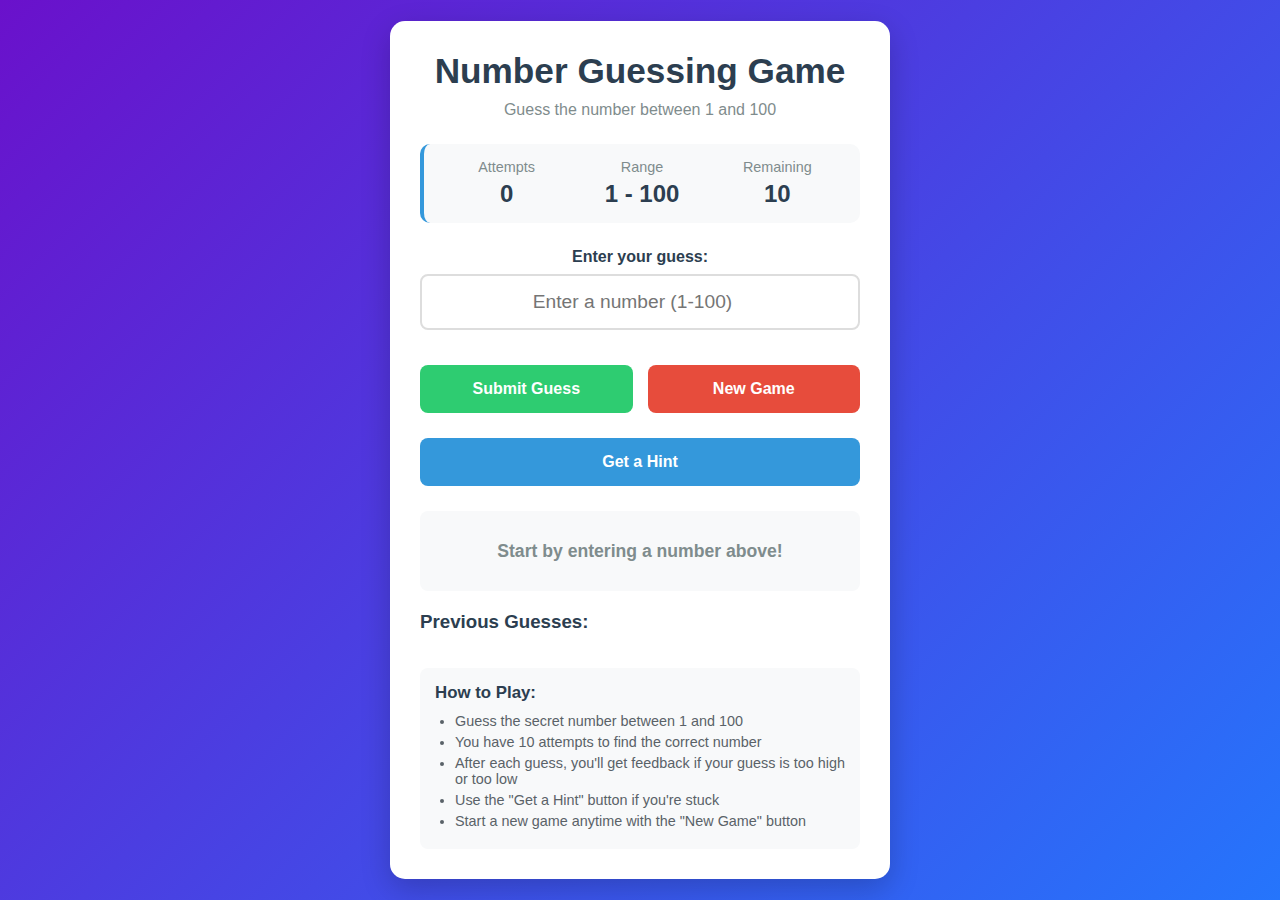
<file: projects/Number_Guessing_Game/index.html>
<!DOCTYPE html>
<html lang="en">
<head>
    <meta charset="UTF-8">
    <meta name="viewport" content="width=device-width, initial-scale=1.0">
    <title>Number Guessing Game</title>
    <style>
        * {
            box-sizing: border-box;
            margin: 0;
            padding: 0;
            font-family: 'Segoe UI', Tahoma, Geneva, Verdana, sans-serif;
        }
        
        body {
            display: flex;
            justify-content: center;
            align-items: center;
            min-height: 100vh;
            background: linear-gradient(135deg, #6a11cb 0%, #2575fc 100%);
            padding: 20px;
        }
        
        .container {
            width: 100%;
            max-width: 500px;
            background-color: white;
            border-radius: 15px;
            box-shadow: 0 10px 30px rgba(0, 0, 0, 0.2);
            padding: 30px;
            text-align: center;
        }
        
        h1 {
            color: #2c3e50;
            margin-bottom: 10px;
            font-size: 2.2rem;
        }
        
        .subtitle {
            color: #7f8c8d;
            margin-bottom: 25px;
            font-size: 1rem;
        }
        
        .game-info {
            display: flex;
            justify-content: space-between;
            margin-bottom: 25px;
            background-color: #f8f9fa;
            padding: 15px;
            border-radius: 10px;
            border-left: 4px solid #3498db;
        }
        
        .info-box {
            flex: 1;
        }
        
        .info-label {
            font-size: 0.9rem;
            color: #7f8c8d;
            margin-bottom: 5px;
        }
        
        .info-value {
            font-size: 1.5rem;
            font-weight: bold;
            color: #2c3e50;
        }
        
        .game-area {
            margin-bottom: 25px;
        }
        
        .input-section {
            margin-bottom: 20px;
        }
        
        label {
            display: block;
            margin-bottom: 8px;
            color: #2c3e50;
            font-weight: 600;
        }
        
        input[type="number"] {
            width: 100%;
            padding: 15px;
            font-size: 1.2rem;
            text-align: center;
            border: 2px solid #ddd;
            border-radius: 8px;
            margin-bottom: 15px;
            transition: border-color 0.3s;
        }
        
        input[type="number"]:focus {
            border-color: #3498db;
            outline: none;
        }
        
        .buttons {
            display: flex;
            gap: 15px;
            margin-bottom: 25px;
        }
        
        button {
            flex: 1;
            padding: 15px;
            font-size: 1rem;
            font-weight: 600;
            border: none;
            border-radius: 8px;
            cursor: pointer;
            transition: all 0.3s ease;
        }
        
        #submit-btn {
            background-color: #2ecc71;
            color: white;
        }
        
        #submit-btn:hover:not(:disabled) {
            background-color: #27ae60;
            transform: translateY(-2px);
        }
        
        #reset-btn {
            background-color: #e74c3c;
            color: white;
        }
        
        #reset-btn:hover {
            background-color: #c0392b;
            transform: translateY(-2px);
        }
        
        button:disabled {
            opacity: 0.6;
            cursor: not-allowed;
            transform: none !important;
        }
        
        #hint-btn {
            background-color: #3498db;
            color: white;
            margin-bottom: 25px;
            width: 100%;
        }
        
        #hint-btn:hover {
            background-color: #2980b9;
            transform: translateY(-2px);
        }
        
        .feedback {
            min-height: 80px;
            padding: 15px;
            border-radius: 8px;
            margin-bottom: 20px;
            display: flex;
            flex-direction: column;
            justify-content: center;
            align-items: center;
            font-size: 1.1rem;
            font-weight: 600;
        }
        
        .feedback-default {
            background-color: #f8f9fa;
            color: #7f8c8d;
        }
        
        .feedback-low {
            background-color: #fff3cd;
            color: #856404;
            border: 1px solid #ffeaa7;
        }
        
        .feedback-high {
            background-color: #d4edda;
            color: #155724;
            border: 1px solid #c3e6cb;
        }
        
        .feedback-correct {
            background-color: #d1ecf1;
            color: #0c5460;
            border: 1px solid #bee5eb;
            animation: pulse 1s infinite alternate;
        }
        
        @keyframes pulse {
            from { transform: scale(1); }
            to { transform: scale(1.02); }
        }
        
        .previous-guesses {
            margin-top: 20px;
            text-align: left;
        }
        
        .previous-guesses h3 {
            color: #2c3e50;
            margin-bottom: 10px;
        }
        
        #guesses-list {
            list-style-type: none;
            display: flex;
            flex-wrap: wrap;
            gap: 8px;
        }
        
        #guesses-list li {
            background-color: #ecf0f1;
            padding: 8px 12px;
            border-radius: 20px;
            font-weight: 600;
        }
        
        .instructions {
            margin-top: 25px;
            padding: 15px;
            background-color: #f8f9fa;
            border-radius: 8px;
            text-align: left;
            font-size: 0.9rem;
            color: #5a6268;
        }
        
        .instructions h3 {
            margin-bottom: 10px;
            color: #2c3e50;
        }
        
        .instructions ul {
            padding-left: 20px;
        }
        
        .instructions li {
            margin-bottom: 5px;
        }
        
        @media (max-width: 600px) {
            .container {
                padding: 20px;
            }
            
            h1 {
                font-size: 1.8rem;
            }
            
            .game-info {
                flex-direction: column;
                gap: 15px;
            }
            
            .buttons {
                flex-direction: column;
            }
        }
    </style>
</head>
<body>
    <div class="container">
        <h1>Number Guessing Game</h1>
        <p class="subtitle">Guess the number between 1 and 100</p>
        
        <div class="game-info">
            <div class="info-box">
                <div class="info-label">Attempts</div>
                <div id="attempts" class="info-value">0</div>
            </div>
            <div class="info-box">
                <div class="info-label">Range</div>
                <div id="range" class="info-value">1 - 100</div>
            </div>
            <div class="info-box">
                <div class="info-label">Remaining</div>
                <div id="remaining" class="info-value">10</div>
            </div>
        </div>
        
        <div class="game-area">
            <div class="input-section">
                <label for="guess-input">Enter your guess:</label>
                <input type="number" id="guess-input" min="1" max="100" placeholder="Enter a number (1-100)">
            </div>
            
            <div class="buttons">
                <button id="submit-btn">Submit Guess</button>
                <button id="reset-btn">New Game</button>
            </div>
            
            <button id="hint-btn">Get a Hint</button>
            
            <div id="feedback" class="feedback feedback-default">
                Start by entering a number above!
            </div>
            
            <div class="previous-guesses">
                <h3>Previous Guesses:</h3>
                <ul id="guesses-list"></ul>
            </div>
        </div>
        
        <div class="instructions">
            <h3>How to Play:</h3>
            <ul>
                <li>Guess the secret number between 1 and 100</li>
                <li>You have 10 attempts to find the correct number</li>
                <li>After each guess, you'll get feedback if your guess is too high or too low</li>
                <li>Use the "Get a Hint" button if you're stuck</li>
                <li>Start a new game anytime with the "New Game" button</li>
            </ul>
        </div>
    </div>

    <script>
        // Game state
        let secretNumber;
        let attempts;
        let maxAttempts = 10;
        let gameOver;
        let previousGuesses;

        // DOM elements
        const guessInput = document.getElementById('guess-input');
        const submitBtn = document.getElementById('submit-btn');
        const resetBtn = document.getElementById('reset-btn');
        const hintBtn = document.getElementById('hint-btn');
        const feedback = document.getElementById('feedback');
        const attemptsDisplay = document.getElementById('attempts');
        const remainingDisplay = document.getElementById('remaining');
        const guessesList = document.getElementById('guesses-list');

        // Initialize game
        function initGame() {
            secretNumber = Math.floor(Math.random() * 100) + 1;
            attempts = 0;
            gameOver = false;
            previousGuesses = [];
            
            // Reset UI
            guessInput.value = '';
            guessInput.disabled = false;
            submitBtn.disabled = false;
            hintBtn.disabled = false;
            feedback.textContent = 'Start by entering a number above!';
            feedback.className = 'feedback feedback-default';
            attemptsDisplay.textContent = attempts;
            remainingDisplay.textContent = maxAttempts - attempts;
            guessesList.innerHTML = '';
            
            // Log secret number for debugging (remove in production)
            console.log(`Secret number: ${secretNumber}`);
        }

        // Process the user's guess
        function processGuess() {
            if (gameOver) return;
            
            const guess = parseInt(guessInput.value);
            
            // Validate input
            if (isNaN(guess) || guess < 1 || guess > 100) {
                feedback.textContent = 'Please enter a valid number between 1 and 100!';
                feedback.className = 'feedback feedback-default';
                return;
            }
            
            // Check if already guessed
            if (previousGuesses.includes(guess)) {
                feedback.textContent = `You've already guessed ${guess}. Try a different number!`;
                feedback.className = 'feedback feedback-default';
                return;
            }
            
            // Increment attempts and update display
            attempts++;
            attemptsDisplay.textContent = attempts;
            remainingDisplay.textContent = maxAttempts - attempts;
            
            // Add to previous guesses list
            previousGuesses.push(guess);
            const guessItem = document.createElement('li');
            guessItem.textContent = guess;
            guessesList.appendChild(guessItem);
            
            // Check guess against secret number
            if (guess === secretNumber) {
                // Correct guess
                gameOver = true;
                feedback.innerHTML = `🎉 <strong>Congratulations!</strong> You found the number ${secretNumber} in ${attempts} ${attempts === 1 ? 'attempt' : 'attempts'}!`;
                feedback.className = 'feedback feedback-correct';
                guessInput.disabled = true;
                submitBtn.disabled = true;
                hintBtn.disabled = true;
            } else if (guess < secretNumber) {
                // Guess is too low
                feedback.textContent = `Too low! Try a higher number.`;
                feedback.className = 'feedback feedback-low';
                
                // Check if game over
                if (attempts >= maxAttempts) {
                    endGame();
                }
            } else {
                // Guess is too high
                feedback.textContent = `Too high! Try a lower number.`;
                feedback.className = 'feedback feedback-high';
                
                // Check if game over
                if (attempts >= maxAttempts) {
                    endGame();
                }
            }
            
            // Clear input and focus
            guessInput.value = '';
            guessInput.focus();
        }

        // End game when max attempts reached
        function endGame() {
            gameOver = true;
            feedback.innerHTML = `💔 <strong>Game Over!</strong> The secret number was ${secretNumber}. Try again!`;
            feedback.className = 'feedback feedback-default';
            guessInput.disabled = true;
            submitBtn.disabled = true;
            hintBtn.disabled = true;
        }

        // Provide a hint to the user
        function provideHint() {
            if (gameOver) {
                feedback.textContent = 'Start a new game to get a hint!';
                feedback.className = 'feedback feedback-default';
                return;
            }
            
            if (attempts === 0) {
                feedback.textContent = 'Make at least one guess before getting a hint!';
                feedback.className = 'feedback feedback-default';
                return;
            }
            
            let hint;
            const lastGuess = previousGuesses[previousGuesses.length - 1];
            
            if (lastGuess < secretNumber) {
                const difference = secretNumber - lastGuess;
                if (difference > 30) {
                    hint = "You're way too low!";
                } else if (difference > 15) {
                    hint = "You're quite a bit too low!";
                } else if (difference > 5) {
                    hint = "You're just a little too low!";
                } else {
                    hint = "You're very close, just a bit higher!";
                }
            } else {
                const difference = lastGuess - secretNumber;
                if (difference > 30) {
                    hint = "You're way too high!";
                } else if (difference > 15) {
                    hint = "You're quite a bit too high!";
                } else if (difference > 5) {
                    hint = "You're just a little too high!";
                } else {
                    hint = "You're very close, just a bit lower!";
                }
            }
            
            feedback.textContent = `Hint: ${hint}`;
            feedback.className = 'feedback feedback-default';
        }

        // Event listeners
        submitBtn.addEventListener('click', processGuess);
        
        resetBtn.addEventListener('click', initGame);
        
        hintBtn.addEventListener('click', provideHint);
        
        guessInput.addEventListener('keypress', function(e) {
            if (e.key === 'Enter') {
                processGuess();
            }
        });
        
        // Initialize the game when page loads
        window.addEventListener('DOMContentLoaded', initGame);
    </script>
</body>
</html>
</file>
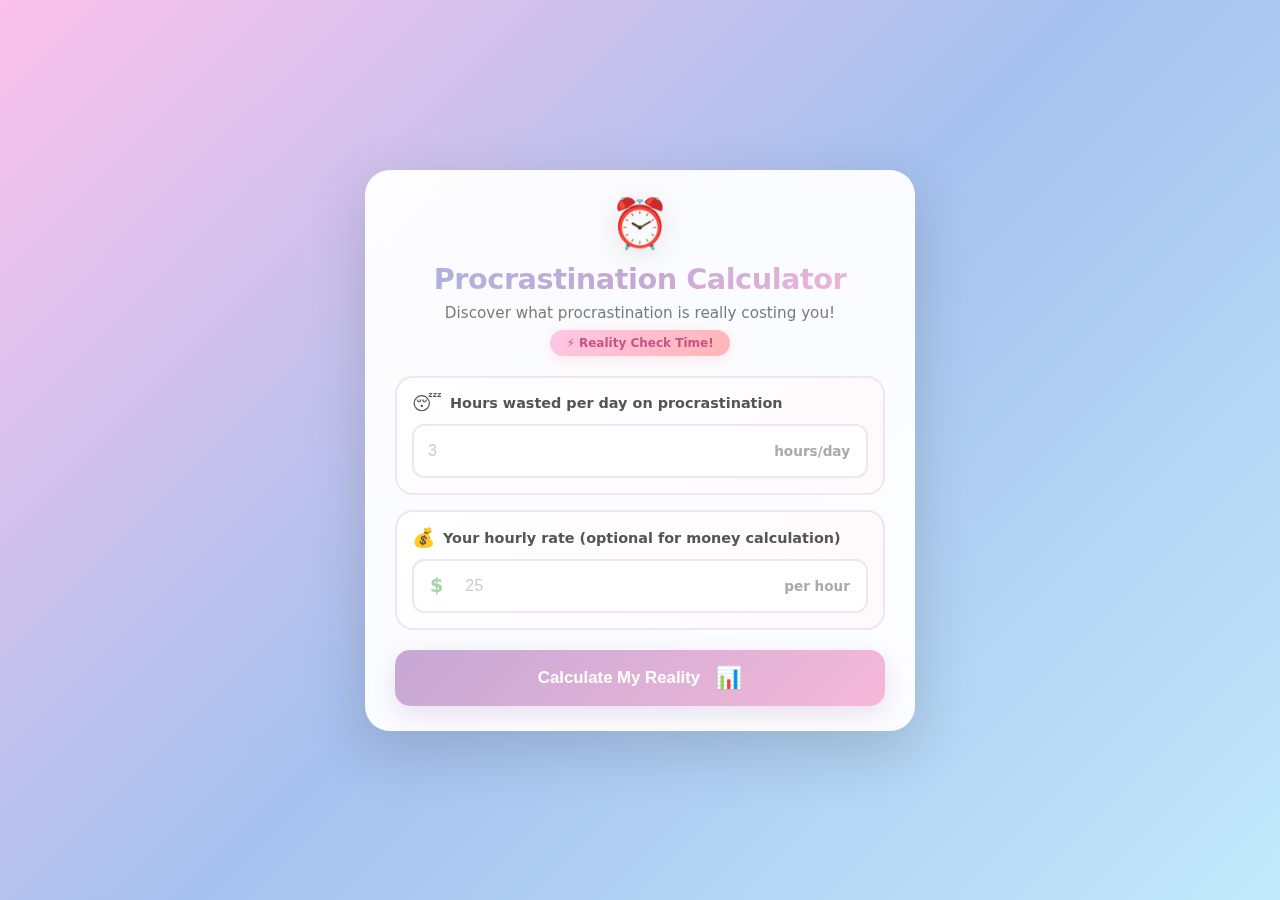
<file: projects/procrastinationcost/index.html>
<!DOCTYPE html>
<html lang="en">
<head>
  <meta charset="UTF-8">
  <meta name="viewport" content="width=device-width, initial-scale=1.0">
  <title>⏰ Procrastination Cost Calculator</title>
  <style>
    * {
      margin: 0;
      padding: 0;
      box-sizing: border-box;
    }

    body {
      font-family: 'Segoe UI', system-ui, -apple-system, sans-serif;
      background: linear-gradient(135deg, #fbc2eb 0%, #a6c1ee 50%, #c2e9fb 100%);
      min-height: 100vh;
      display: flex;
      justify-content: center;
      align-items: center;
      padding: 15px;
      position: relative;
      overflow-x: hidden;
    }

    .bubbles {
      position: fixed;
      width: 100%;
      height: 100%;
      z-index: 0;
      overflow: hidden;
      top: 0;
      left: 0;
    }

    .bubble {
      position: absolute;
      bottom: -100px;
      width: 40px;
      height: 40px;
      background: rgba(255, 255, 255, 0.3);
      border-radius: 50%;
      opacity: 0.4;
      animation: rise 10s infinite ease-in;
    }

    .bubble:nth-child(1) { width: 40px; height: 40px; left: 10%; animation-duration: 8s; }
    .bubble:nth-child(2) { width: 20px; height: 20px; left: 20%; animation-duration: 5s; animation-delay: 1s; }
    .bubble:nth-child(3) { width: 50px; height: 50px; left: 35%; animation-duration: 7s; animation-delay: 2s; }
    .bubble:nth-child(4) { width: 80px; height: 80px; left: 50%; animation-duration: 11s; animation-delay: 0s; }
    .bubble:nth-child(5) { width: 35px; height: 35px; left: 55%; animation-duration: 6s; animation-delay: 1s; }
    .bubble:nth-child(6) { width: 45px; height: 45px; left: 65%; animation-duration: 8s; animation-delay: 3s; }
    .bubble:nth-child(7) { width: 90px; height: 90px; left: 70%; animation-duration: 12s; animation-delay: 2s; }
    .bubble:nth-child(8) { width: 25px; height: 25px; left: 80%; animation-duration: 6s; animation-delay: 2s; }
    .bubble:nth-child(9) { width: 15px; height: 15px; left: 90%; animation-duration: 5s; animation-delay: 1s; }

    @keyframes rise {
      0% {
        bottom: -100px;
        transform: translateX(0);
      }
      50% {
        transform: translateX(100px);
      }
      100% {
        bottom: 1080px;
        transform: translateX(-200px);
      }
    }

    .container {
      background: rgba(255, 255, 255, 0.95);
      backdrop-filter: blur(30px);
      padding: 25px 30px;
      width: 100%;
      max-width: 550px;
      border-radius: 25px;
      box-shadow: 0 20px 60px rgba(0, 0, 0, 0.15);
      position: relative;
      z-index: 1;
      animation: slideIn 0.8s cubic-bezier(0.68, -0.55, 0.265, 1.55);
    }

    @keyframes slideIn {
      from {
        opacity: 0;
        transform: translateY(100px) scale(0.8);
      }
      to {
        opacity: 1;
        transform: translateY(0) scale(1);
      }
    }

    .header {
      text-align: center;
      margin-bottom: 20px;
    }

    .emoji-container {
      font-size: 3em;
      animation: float 3s ease-in-out infinite;
      display: inline-block;
      filter: drop-shadow(0 5px 15px rgba(0, 0, 0, 0.1));
    }

    @keyframes float {
      0%, 100% { transform: translateY(0) rotate(-5deg); }
      50% { transform: translateY(-15px) rotate(5deg); }
    }

    h1 {
      background: linear-gradient(135deg, #a8b5e0 0%, #c5a8d4 50%, #f5b8d8 100%);
      -webkit-background-clip: text;
      -webkit-text-fill-color: transparent;
      background-clip: text;
      font-size: 1.8em;
      font-weight: 900;
      margin: 10px 0 8px;
      letter-spacing: -0.5px;
    }

    .tagline {
      color: #7a7a7a;
      font-size: 0.95em;
      font-weight: 500;
      margin-bottom: 8px;
    }

    .warning-badge {
      display: inline-block;
      background: linear-gradient(135deg, #ffc7e6 0%, #ffb5b5 100%);
      color: #c75487;
      padding: 6px 16px;
      border-radius: 20px;
      font-size: 0.75em;
      font-weight: 700;
      box-shadow: 0 3px 15px rgba(255, 181, 181, 0.3);
      animation: pulse 2s infinite;
    }

    @keyframes pulse {
      0%, 100% { transform: scale(1); }
      50% { transform: scale(1.05); }
    }

    .input-section {
      display: grid;
      gap: 15px;
      margin-bottom: 20px;
    }

    .input-card {
      background: linear-gradient(135deg, #fff 0%, #fef9fb 100%);
      padding: 15px;
      border-radius: 18px;
      border: 2px solid #f0e6f0;
      transition: all 0.3s ease;
      position: relative;
      overflow: hidden;
    }

    .input-card::before {
      content: '';
      position: absolute;
      top: 0;
      left: -100%;
      width: 100%;
      height: 100%;
      background: linear-gradient(90deg, transparent, rgba(255, 255, 255, 0.8), transparent);
      transition: left 0.5s;
    }

    .input-card:hover::before {
      left: 100%;
    }

    .input-card:focus-within {
      border-color: #c5a8d4;
      box-shadow: 0 0 0 4px rgba(197, 168, 212, 0.15);
      transform: translateY(-3px);
    }

    .input-label {
      display: flex;
      align-items: center;
      gap: 8px;
      font-weight: 700;
      color: #555;
      margin-bottom: 10px;
      font-size: 0.9em;
    }

    .label-emoji {
      font-size: 1.3em;
      animation: wiggle 1s ease-in-out infinite;
    }

    @keyframes wiggle {
      0%, 100% { transform: rotate(0deg); }
      25% { transform: rotate(-10deg); }
      75% { transform: rotate(10deg); }
    }

    .input-wrapper {
      display: flex;
      align-items: center;
      background: white;
      border-radius: 12px;
      padding: 4px;
      border: 2px solid #f0e6f0;
      transition: all 0.3s ease;
    }

    .input-wrapper:focus-within {
      border-color: #c5a8d4;
    }

    .prefix {
      padding: 0 12px;
      font-size: 1.2em;
      font-weight: 800;
      color: #a8d5a8;
    }

    input {
      flex: 1;
      padding: 12px 10px;
      border: none;
      background: transparent;
      font-size: 1em;
      font-weight: 700;
      color: #555;
      outline: none;
    }

    input::placeholder {
      color: #ccc;
      font-weight: 400;
    }

    .suffix {
      padding: 0 12px;
      color: #aaa;
      font-size: 0.85em;
      font-weight: 600;
    }

    .calculate-btn {
      width: 100%;
      padding: 15px;
      background: linear-gradient(135deg, #c5a8d4 0%, #f5b8d8 100%);
      color: white;
      border: none;
      border-radius: 15px;
      font-size: 1.05em;
      font-weight: 800;
      cursor: pointer;
      transition: all 0.4s cubic-bezier(0.68, -0.55, 0.265, 1.55);
      box-shadow: 0 8px 25px rgba(197, 168, 212, 0.35);
      position: relative;
      overflow: hidden;
    }

    .calculate-btn::before {
      content: '';
      position: absolute;
      top: 50%;
      left: 50%;
      width: 0;
      height: 0;
      border-radius: 50%;
      background: rgba(255, 255, 255, 0.3);
      transform: translate(-50%, -50%);
      transition: width 0.6s, height 0.6s;
    }

    .calculate-btn:hover::before {
      width: 300px;
      height: 300px;
    }

    .calculate-btn:hover {
      transform: translateY(-3px) scale(1.02);
      box-shadow: 0 12px 35px rgba(197, 168, 212, 0.5);
    }

    .calculate-btn:active {
      transform: translateY(-2px) scale(0.98);
    }

    .btn-content {
      position: relative;
      z-index: 1;
      display: flex;
      align-items: center;
      justify-content: center;
      gap: 15px;
    }

    .btn-emoji {
      font-size: 1.3em;
      animation: spin 2s linear infinite;
    }

    @keyframes spin {
      from { transform: rotate(0deg); }
      to { transform: rotate(360deg); }
    }

    .results {
      animation: zoomIn 0.6s cubic-bezier(0.68, -0.55, 0.265, 1.55);
    }

    .results.hidden {
      display: none;
    }

    @keyframes zoomIn {
      from {
        opacity: 0;
        transform: scale(0.5) rotate(-10deg);
      }
      to {
        opacity: 1;
        transform: scale(1) rotate(0deg);
      }
    }

    .shock-banner {
      background: linear-gradient(135deg, #ffc7e6 0%, #ffd6a5 100%);
      padding: 20px;
      border-radius: 20px;
      text-align: center;
      margin-bottom: 25px;
      box-shadow: 0 10px 30px rgba(255, 199, 230, 0.3);
      position: relative;
      overflow: hidden;
    }

    .shock-banner::before {
      content: '⚠️';
      position: absolute;
      font-size: 15em;
      opacity: 0.1;
      top: -50px;
      right: -50px;
      animation: rotate 10s linear infinite;
    }

    @keyframes rotate {
      from { transform: rotate(0deg); }
      to { transform: rotate(360deg); }
    }

    .shock-emoji {
      font-size: 3.5em;
      display: block;
      animation: shake 0.5s infinite;
    }

    @keyframes shake {
      0%, 100% { transform: translateX(0); }
      25% { transform: translateX(-8px) rotate(-5deg); }
      75% { transform: translateX(8px) rotate(5deg); }
    }

    .shock-title {
      color: #c75487;
      font-size: 1.6em;
      font-weight: 900;
      margin-top: 12px;
      text-shadow: 1px 1px 4px rgba(255, 255, 255, 0.5);
    }

    .stats-grid {
      display: grid;
      grid-template-columns: repeat(auto-fit, minmax(130px, 1fr));
      gap: 12px;
      margin-bottom: 25px;
    }

    .stat-card {
      background: linear-gradient(135deg, #dff1f7 0%, #fde6f4 100%);
      padding: 20px 15px;
      border-radius: 18px;
      text-align: center;
      transition: all 0.4s cubic-bezier(0.68, -0.55, 0.265, 1.55);
      position: relative;
      overflow: hidden;
      border: 2px solid transparent;
    }

    .stat-card::after {
      content: '';
      position: absolute;
      top: -50%;
      left: -50%;
      width: 200%;
      height: 200%;
      background: linear-gradient(45deg, transparent, rgba(255, 255, 255, 0.3), transparent);
      transform: rotate(45deg);
      animation: shine 3s infinite;
    }

    @keyframes shine {
      0% { transform: translateX(-100%) translateY(-100%) rotate(45deg); }
      100% { transform: translateX(100%) translateY(100%) rotate(45deg); }
    }

    .stat-card:hover {
      transform: translateY(-5px) scale(1.03) rotate(1deg);
      box-shadow: 0 12px 35px rgba(0, 0, 0, 0.1);
      border-color: #c5a8d4;
    }

    .stat-card.mega {
      grid-column: 1 / -1;
      background: linear-gradient(135deg, #ffd6a5 0%, #ffe5b4 100%);
      border: 2px solid #ffb5b5;
    }

    .stat-icon {
      font-size: 2em;
      margin-bottom: 10px;
      display: block;
    }

    .stat-label {
      color: #777;
      font-size: 0.8em;
      font-weight: 700;
      margin-bottom: 8px;
      text-transform: uppercase;
      letter-spacing: 0.5px;
    }

    .stat-value {
      color: #555;
      font-size: 1.6em;
      font-weight: 900;
      position: relative;
      z-index: 1;
    }

    .stat-value.mega-value {
      font-size: 2.2em;
      background: linear-gradient(135deg, #c5a8d4, #f5b8d8);
      -webkit-background-clip: text;
      -webkit-text-fill-color: transparent;
      background-clip: text;
    }

    .money-section {
      background: linear-gradient(135deg, #ffc7e6 0%, #ffd6a5 100%);
      padding: 25px;
      border-radius: 20px;
      margin: 25px 0;
      box-shadow: 0 12px 40px rgba(255, 199, 230, 0.3);
      animation: slideUp 0.6s ease-out;
    }

    @keyframes slideUp {
      from {
        opacity: 0;
        transform: translateY(50px);
      }
      to {
        opacity: 1;
        transform: translateY(0);
      }
    }

    .money-section.hidden {
      display: none;
    }

    .money-title {
      text-align: center;
      color: #c75487;
      font-size: 1.4em;
      font-weight: 900;
      margin-bottom: 20px;
      text-shadow: 1px 1px 3px rgba(255, 255, 255, 0.5);
    }

    .money-grid {
      display: grid;
      grid-template-columns: repeat(auto-fit, minmax(120px, 1fr));
      gap: 12px;
    }

    .money-card {
      background: rgba(255, 255, 255, 0.95);
      padding: 18px 15px;
      border-radius: 15px;
      text-align: center;
      transition: all 0.3s ease;
    }

    .money-card:hover {
      transform: translateY(-5px) scale(1.03);
      box-shadow: 0 10px 25px rgba(0, 0, 0, 0.1);
    }

    .money-card.highlight {
      background: linear-gradient(135deg, #fff 0%, #ffe5e5 100%);
      border: 2px solid #ffb5b5;
    }

    .money-label {
      color: #888;
      font-size: 0.8em;
      font-weight: 700;
      margin-bottom: 10px;
      text-transform: uppercase;
    }

    .money-value {
      color: #e8959c;
      font-size: 1.5em;
      font-weight: 900;
    }

    .money-value.big {
      font-size: 1.9em;
    }

    .comparison-section {
      background: linear-gradient(135deg, #e0e6fa 0%, #d8e8f7 100%);
      padding: 25px;
      border-radius: 20px;
      margin: 25px 0;
      box-shadow: 0 10px 35px rgba(224, 230, 250, 0.4);
    }

    .comparison-title {
      text-align: center;
      color: #6b7ba8;
      font-size: 1.4em;
      font-weight: 900;
      margin-bottom: 20px;
    }

    .comparison-list {
      display: grid;
      gap: 15px;
    }

    .comparison-item {
      background: white;
      padding: 15px 20px;
      border-radius: 15px;
      display: flex;
      align-items: center;
      gap: 15px;
      transition: all 0.3s ease;
      animation: slideRight 0.5s ease-out;
      animation-fill-mode: backwards;
    }

    .comparison-item:nth-child(1) { animation-delay: 0.1s; }
    .comparison-item:nth-child(2) { animation-delay: 0.2s; }
    .comparison-item:nth-child(3) { animation-delay: 0.3s; }

    @keyframes slideRight {
      from {
        opacity: 0;
        transform: translateX(-30px);
      }
      to {
        opacity: 1;
        transform: translateX(0);
      }
    }

    .comparison-item:hover {
      transform: translateX(10px) scale(1.02);
      box-shadow: 0 8px 20px rgba(0, 0, 0, 0.1);
    }

    .comparison-emoji {
      font-size: 2em;
    }

    .comparison-text {
      flex: 1;
      color: #555;
      font-weight: 700;
      font-size: 0.95em;
    }

    .motivation-card {
      background: linear-gradient(135deg, #c5a8d4 0%, #d5b8e0 100%);
      padding: 30px;
      border-radius: 20px;
      text-align: center;
      position: relative;
      overflow: hidden;
      margin-top: 25px;
      box-shadow: 0 12px 40px rgba(197, 168, 212, 0.35);
    }

    .motivation-card::before {
      content: '✨';
      position: absolute;
      font-size: 8em;
      opacity: 0.08;
      top: -20px;
      left: -20px;
      animation: twinkle 2s infinite;
    }

    @keyframes twinkle {
      0%, 100% { opacity: 0.05; }
      50% { opacity: 0.12; }
    }

    .quote-emoji {
      font-size: 2.5em;
      margin-bottom: 15px;
      display: block;
    }

    .motivation-text {
      color: white;
      font-size: 1.15em;
      line-height: 1.6;
      font-weight: 700;
      margin-bottom: 15px;
      position: relative;
      z-index: 1;
      text-shadow: 1px 1px 2px rgba(0, 0, 0, 0.1);
    }

    .motivation-author {
      color: rgba(255, 255, 255, 0.95);
      font-style: italic;
      font-size: 1em;
      font-weight: 600;
    }

    .reset-btn {
      width: 100%;
      margin-top: 25px;
      padding: 16px;
      background: linear-gradient(135deg, #ffc7e6, #ffd6e5);
      color: #c75487;
      border: none;
      border-radius: 15px;
      font-size: 1.05em;
      font-weight: 800;
      cursor: pointer;
      transition: all 0.3s ease;
      box-shadow: 0 6px 20px rgba(255, 199, 230, 0.4);
    }

    .reset-btn:hover {
      transform: translateY(-3px);
      box-shadow: 0 10px 30px rgba(255, 199, 230, 0.6);
    }

    @media (max-width: 768px) {
      .container {
        padding: 20px;
      }

      h1 {
        font-size: 1.5em;
      }

      .emoji-container {
        font-size: 2.5em;
      }

      .stats-grid {
        grid-template-columns: 1fr;
      }

      .stat-card.mega {
        grid-column: 1;
      }

      .money-grid {
        grid-template-columns: 1fr;
      }
    }
  </style>
</head>
<body>
  <div class="bubbles">
    <div class="bubble"></div>
    <div class="bubble"></div>
    <div class="bubble"></div>
    <div class="bubble"></div>
    <div class="bubble"></div>
    <div class="bubble"></div>
    <div class="bubble"></div>
    <div class="bubble"></div>
    <div class="bubble"></div>
  </div>

  <div class="container">
    <div class="header">
      <div class="emoji-container">⏰</div>
      <h1>Procrastination Calculator</h1>
      <p class="tagline">Discover what procrastination is really costing you!</p>
      <span class="warning-badge">⚡ Reality Check Time!</span>
    </div>

    <div class="input-section">
      <div class="input-card">
        <div class="input-label">
          <span class="label-emoji">😴</span>
          <span>Hours wasted per day on procrastination</span>
        </div>
        <div class="input-wrapper">
          <input type="number" id="hoursWasted" placeholder="3" min="0" max="24" step="0.5">
          <span class="suffix">hours/day</span>
        </div>
      </div>

      <div class="input-card">
        <div class="input-label">
          <span class="label-emoji">💰</span>
          <span>Your hourly rate (optional for money calculation)</span>
        </div>
        <div class="input-wrapper">
          <span class="prefix">$</span>
          <input type="number" id="hourlyRate" placeholder="25" min="0" step="1">
          <span class="suffix">per hour</span>
        </div>
      </div>
    </div>

    <button class="calculate-btn" onclick="calculateCost()">
      <span class="btn-content">
        <span>Calculate My Reality</span>
        <span class="btn-emoji">📊</span>
      </span>
    </button>

    <div id="results" class="results hidden">
      <div class="shock-banner">
        <span class="shock-emoji">😱</span>
        <h2 class="shock-title">Your Procrastination Reality Check!</h2>
      </div>

      <div class="stats-grid">
        <div class="stat-card">
          <span class="stat-icon">⏱️</span>
          <div class="stat-label">Daily Loss</div>
          <div class="stat-value" id="dailyTime">-</div>
        </div>

        <div class="stat-card">
          <span class="stat-icon">📅</span>
          <div class="stat-label">Weekly Loss</div>
          <div class="stat-value" id="weeklyTime">-</div>
        </div>

        <div class="stat-card">
          <span class="stat-icon">🗓️</span>
          <div class="stat-label">Monthly Loss</div>
          <div class="stat-value" id="monthlyTime">-</div>
        </div>

        <div class="stat-card mega">
          <span class="stat-icon">📆</span>
          <div class="stat-label">Yearly Loss</div>
          <div class="stat-value mega-value" id="yearlyTime">-</div>
        </div>
      </div>

      <div id="moneySection" class="money-section hidden">
        <h3 class="money-title">💸 Money Lost to Procrastination</h3>
        <div class="money-grid">
          <div class="money-card">
            <div class="money-label">Weekly</div>
            <div class="money-value" id="weeklyMoney">$0</div>
          </div>
          <div class="money-card">
            <div class="money-label">Monthly</div>
            <div class="money-value" id="monthlyMoney">$0</div>
          </div>
          <div class="money-card highlight">
            <div class="money-label">Yearly</div>
            <div class="money-value big" id="yearlyMoney">$0</div>
          </div>
        </div>
      </div>

      <div class="comparison-section">
        <h3 class="comparison-title">⚡ You Could Have Instead...</h3>
        <div id="comparisons" class="comparison-list"></div>
      </div>

      <div class="motivation-card">
        <span class="quote-emoji">💭</span>
        <p id="motivationalMessage" class="motivation-text"></p>
        <div class="motivation-author">- Your Future Self</div>
      </div>

      <button class="reset-btn" onclick="resetCalculator()">
        🔄 Calculate Again
      </button>
    </div>
  </div>

  <script>
    function calculateCost() {
      const hoursWasted = parseFloat(document.getElementById('hoursWasted').value);
      const hourlyRate = parseFloat(document.getElementById('hourlyRate').value);
      
      if (!hoursWasted || hoursWasted <= 0) {
        alert('⚠️ Please enter valid hours wasted per day!');
        return;
      }
      
      if (hoursWasted > 24) {
        alert('😅 There are only 24 hours in a day! Try a smaller number.');
        return;
      }
      
      const dailyHours = hoursWasted;
      const weeklyHours = hoursWasted * 7;
      const monthlyHours = hoursWasted * 30;
      const yearlyHours = hoursWasted * 365;
      const yearlyDays = (yearlyHours / 24).toFixed(1);
      
      document.getElementById('dailyTime').textContent = `${dailyHours} hrs`;
      document.getElementById('weeklyTime').textContent = `${weeklyHours} hrs`;
      document.getElementById('monthlyTime').textContent = `${monthlyHours} hrs`;
      document.getElementById('yearlyTime').textContent = `${yearlyDays} days`;
      
      const moneySection = document.getElementById('moneySection');
      if (hourlyRate && hourlyRate > 0) {
        moneySection.classList.remove('hidden');
        
        const weeklyMoney = (hoursWasted * 7 * hourlyRate).toFixed(2);
        const monthlyMoney = (hoursWasted * 30 * hourlyRate).toFixed(2);
        const yearlyMoney = (hoursWasted * 365 * hourlyRate).toFixed(2);
        
        document.getElementById('weeklyMoney').textContent = `$${formatNumber(weeklyMoney)}`;
        document.getElementById('monthlyMoney').textContent = `$${formatNumber(monthlyMoney)}`;
        document.getElementById('yearlyMoney').textContent = `$${formatNumber(yearlyMoney)}`;
      } else {
        moneySection.classList.add('hidden');
      }
      
      generateComparisons(yearlyHours);
      const message = getMotivationalMessage(hoursWasted, yearlyHours);
      document.getElementById('motivationalMessage').textContent = message;
      
      document.getElementById('results').classList.remove('hidden');
      setTimeout(() => {
        document.getElementById('results').scrollIntoView({ behavior: 'smooth', block: 'start' });
      }, 100);
    }

    function formatNumber(num) {
      return parseFloat(num).toLocaleString('en-US', { minimumFractionDigits: 2, maximumFractionDigits: 2 });
    }

    function generateComparisons(yearlyHours) {
      const comparisons = [
        { emoji: '📚', text: `Reading ${Math.floor(yearlyHours / 2)} books (avg 2 hours per book)` },
        { emoji: '🏃', text: `Running ${Math.floor(yearlyHours * 5)} miles (12 min/mile pace)` },
        { emoji: '🎓', text: `Completing ${Math.floor(yearlyHours / 100)} online courses` },
        { emoji: '💪', text: `${Math.floor(yearlyHours / 1)} gym workouts` },
        { emoji: '🧘', text: `${Math.floor(yearlyHours * 60)} minutes of meditation` },
        { emoji: '🎨', text: `Mastering a new skill for ${Math.floor(yearlyHours)} hours` },
        { emoji: '🌍', text: `Learning ${Math.floor(yearlyHours / 200)} new languages` },
        { emoji: '💼', text: `Building ${Math.floor(yearlyHours / 150)} side projects` }
      ];
      
      const selected = [];
      const usedIndices = new Set();
      
      while (selected.length < 3 && selected.length < comparisons.length) {
        const randomIndex = Math.floor(Math.random() * comparisons.length);
        if (!usedIndices.has(randomIndex)) {
          selected.push(comparisons[randomIndex]);
          usedIndices.add(randomIndex);
        }
      }
      
      const comparisonsDiv = document.getElementById('comparisons');
      comparisonsDiv.innerHTML = '';
      
      selected.forEach(comp => {
        const div = document.createElement('div');
        div.className = 'comparison-item';
        div.innerHTML = `
          <span class="comparison-emoji">${comp.emoji}</span>
          <span class="comparison-text">${comp.text}</span>
        `;
        comparisonsDiv.appendChild(div);
      });
    }

    function getMotivationalMessage(hoursWasted, yearlyHours) {
      const messages = [
        `Imagine what you could achieve with ${yearlyHours.toFixed(0)} extra hours this year! Time to take action! 💪`,
        `Every hour counts! You're losing precious time that could transform your life. Start today! 🚀`,
        `That's ${(yearlyHours / 24).toFixed(0)} full days! But here's the good news: tomorrow is a fresh start. Make it count! ✨`,
        `Stop watching life pass by! Those hours could build the future you dream about. Time to wake up! ⏰`,
        `Procrastination is the thief of time. Don't let it steal another day from your potential! 🔥`,
        `Your future self is watching. Make them proud by taking action NOW! 🌟`,
        `Time you enjoyed wasting isn't wasted... but THIS much? Let's be honest, you could do better! 😉`,
        `The best time to start was yesterday. The second best time is NOW! Let's go! 🎯`
      ];
      
      if (hoursWasted < 2) {
        return `Not too bad! But even ${yearlyHours.toFixed(0)} hours per year compounds. Small changes = big results! 🌱`;
      } else if (hoursWasted < 4) {
        return messages[Math.floor(Math.random() * messages.length)];
      } else {
        return `WHOA! ${(yearlyHours / 24).toFixed(0)} days per year is HUGE! But transformation starts with awareness. You've got this! 🔥💪`;
      }
    }

    function resetCalculator() {
      document.getElementById('hoursWasted').value = '';
      document.getElementById('hourlyRate').value = '';
      document.getElementById('results').classList.add('hidden');
      window.scrollTo({ top: 0, behavior: 'smooth' });
    }

    document.addEventListener('DOMContentLoaded', function() {
      const inputs = document.querySelectorAll('input');
      inputs.forEach(input => {
        input.addEventListener('keypress', function(e) {
          if (e.key === 'Enter') {
            calculateCost();
          }
        });
      });
    });
  </script>
</file>
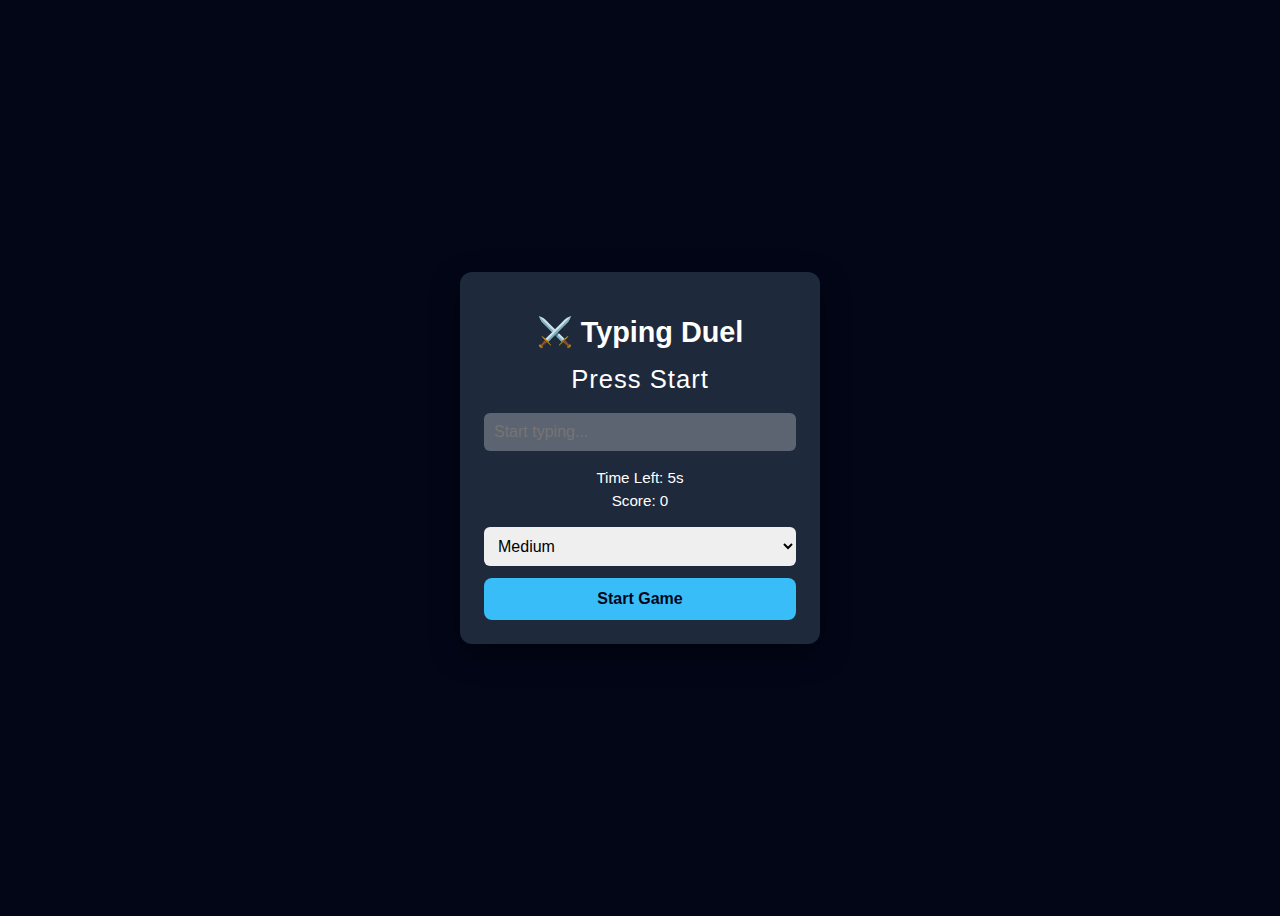
<file: projects/Typing duel game/index.html>
<!DOCTYPE html>
<html lang="en">
<head>
  <meta charset="UTF-8" />
  <title>Typing Duel Game</title>

  <style>
/*  GLOBAL */
* {
  box-sizing: border-box;
}

body {
  font-family: Arial, sans-serif;
  background: linear-gradient(135deg, #020617, #020617);
  color: white;
  display: flex;
  justify-content: center;
  align-items: center;
  min-height: 100vh;
  padding: 20px;
}

/*  GAME BOX  */
.game-box {
  background: #1e293b;
  padding: 24px;
  border-radius: 12px;
  width: 100%;
  max-width: 360px;   /* responsive */
  text-align: center;
  box-shadow: 0 10px 30px rgba(0,0,0,0.4);
}

/*  TITLE  */
.game-box h1 {
  font-size: clamp(1.4rem, 4vw, 1.8rem);
  margin-bottom: 12px;
}

/*  WORD DISPLAY  */
#word {
  font-size: clamp(1.2rem, 4vw, 1.6rem);
  margin: 16px 0;
  min-height: 32px;
  letter-spacing: 1px;
}

/* INPUT  */
input {
  width: 100%;
  padding: 10px;
  font-size: 1rem;
  border-radius: 6px;
  border: none;
  outline: none;
  margin-bottom: 12px;
}

/* - STATS  */
.game-box p {
  margin: 6px 0;
  font-size: 0.95rem;
}

/*  SELECT  */
select {
  width: 100%;
  padding: 10px;
  margin: 12px 0;
  border-radius: 6px;
  border: none;
  font-size: 1rem;
}

    /* BUTTON  */
    button {
        width: 100%;
        padding: 12px;
        font-size: 1rem;
        font-weight: bold;
        border: none;
        border-radius: 8px;
        background: #38bdf8;
        color: #020617;
        cursor: pointer;
        transition: transform 0.1s ease, background 0.2s ease;
    }

    button:hover {
        background: #0ea5e9;
    }

        button:active {
        transform: scale(0.97);
    }

    /*  MOBILE OPTIMIZATION  */
    @media (max-width: 480px) {
    .game-box {
        padding: 20px;
    }

    button {
        padding: 14px;
    }
    }

  </style>
</head>

<body>
  <div class="game-box">
    <h1>⚔️ Typing Duel</h1>

    <p id="word">Press Start</p>

    <input
      type="text"
      id="input"
      placeholder="Start typing..."
      disabled
    />

    <p>Time Left: <span id="time">5</span>s</p>
    <p>Score: <span id="score">0</span></p>

    <select id="difficulty">
        <option value="easy">Easy</option>
        <option value="medium" selected>Medium</option>
        <option value="hard">Hard</option>
    </select>


    <button id="startBtn">Start Game</button>
  </div>

  <script>
    /*  CONSTANTS  */
    const GAME_TIME = 5;
    const FALLBACK_WORDS = [
      "speed",
      "javascript",
      "typing",
      "developer",
      "challenge",
      "keyboard"
    ];
    const DIFFICULTY_SETTINGS = {
        easy: { time: 6, minLen: 3, maxLen: 5 },
        medium: { time: 5, minLen: 1, maxLen: 20 },
        hard: { time: 4, minLen: 8, maxLen: 20 }
    };


    /* STATE */
    let score = 0;
    let timeLeft = GAME_TIME;
    let timer = null;
    let currentWord = "";
    let totalWords = 0;
    let difficulty = "medium";
    const difficultyEl = document.getElementById("difficulty");
    difficultyEl.addEventListener("change", (e) => {
        difficulty = e.target.value;
    });

    /* DOM ELEMENTS*/
    const wordEl = document.getElementById("word");
    const inputEl = document.getElementById("input");
    const timeEl = document.getElementById("time");
    const scoreEl = document.getElementById("score");
    const startBtn = document.getElementById("startBtn");

    /*GAME LOGIC */

    async function getRandomWord() {
    const controller = new AbortController();
    setTimeout(() => controller.abort(), 2000);

    try {
        const res = await fetch(
        "https://random-word-api.herokuapp.com/word",
        { signal: controller.signal }
        );
        const data = await res.json();
        return data[0];
    } catch {
        return FALLBACK_WORDS[
        Math.floor(Math.random() * FALLBACK_WORDS.length)
        ];
    }
    }



    let nextCachedWord = null;

    async function preloadWord() {
        nextCachedWord = await getRandomWord();
    }

    async function setNextWord() {
        if (!nextCachedWord) {
            currentWord = await getRandomWord();
        } else {
            currentWord = nextCachedWord;
        }
        wordEl.textContent = currentWord;
        preloadWord(); // preload next
    }



    async function startGame() {
        resetGame();
        setTimeByDifficulty();

        inputEl.disabled = true;
        wordEl.textContent = "Loading...";

        await setNextWord();   // ⏳ wait for word

        inputEl.disabled = false;
        inputEl.focus();

        timer = setInterval(updateTimer, 1000);
    }


    function resetGame() {
      clearInterval(timer);
      score = 0;
      totalWords = 0;
      timeLeft = GAME_TIME;
      scoreEl.textContent = score;
      timeEl.textContent = timeLeft;
      inputEl.value = "";
      inputEl.style.border = "";
    }

    function setTimeByDifficulty() {
        timeLeft = DIFFICULTY_SETTINGS[difficulty].time;
        timeEl.textContent = timeLeft;
    }


    function updateTimer() {
      timeLeft--;
      timeEl.textContent = timeLeft;

      if (timeLeft === 0) {
        endGame();
      }
    }

    function endGame() {
      clearInterval(timer);
      inputEl.disabled = true;
      const wpm = totalWords * 12;
      alert(`Game Over!\nScore: ${score}\nWPM: ${wpm}`);
    }

    /* ------------------ EVENTS ------------------ */

    inputEl.addEventListener("input", () => {
      const typed = inputEl.value;

      // Live feedback
      if (currentWord.startsWith(typed)) {
        inputEl.style.border = "2px solid #22c55e";
      } else {
        inputEl.style.border = "2px solid #ef4444";
      }

      // Word completed
      if (typed === currentWord) {
        score++;
        totalWords++;
        scoreEl.textContent = score;
        inputEl.value = "";

        setTimeByDifficulty(); // ✅ STEP 5 CALLED HERE
        setNextWord();
    }
    });

    startBtn.addEventListener("click", startGame);
  </script>
</body>
</html>
</file>
